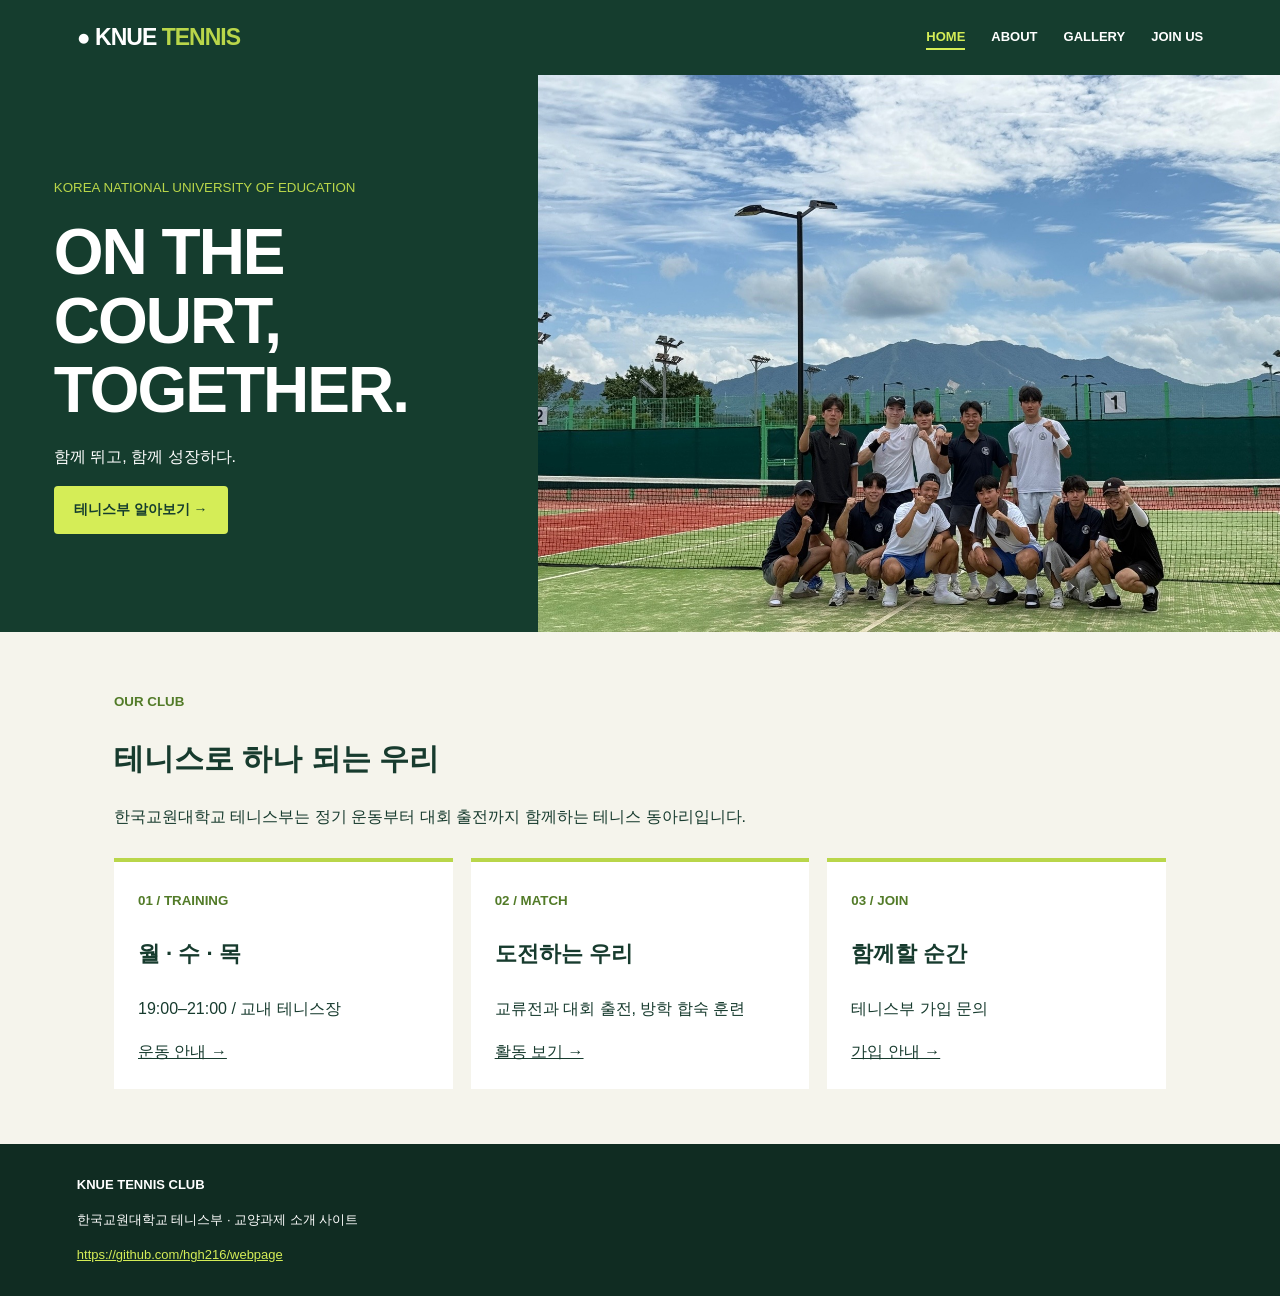
<file: index.html>
<!doctype html>
<html lang="ko"><head><meta charset="utf-8"><meta name="viewport" content="width=device-width, initial-scale=1"><title>홈 | KNUE TENNIS</title><link rel="stylesheet" href="style.css"><script src="script.js" defer></script></head><body>
<!-- 공통 상단 메뉴 --><header><a class="brand" href="index.html">● KNUE <span>TENNIS</span></a><button id="menu" aria-expanded="false" aria-controls="nav">메뉴 ☰</button><nav id="nav"><a href="index.html" aria-current=page>HOME</a><a href="about.html" >ABOUT</a><a href="gallery.html" >GALLERY</a><a href="join.html" >JOIN US</a></nav></header>
<main><section class="hero"><img src="team.jpg" alt="대회에 참가한 테니스부 단체 사진"><div class="hero-text"><small>KOREA NATIONAL UNIVERSITY OF EDUCATION</small><h1>ON THE COURT,<br>TOGETHER.</h1><p>함께 뛰고, 함께 성장하다.</p><a class="cta" href="about.html">테니스부 알아보기 →</a></div></section><section class="wrap"><small>OUR CLUB</small><h2>테니스로 하나 되는 우리</h2><p>한국교원대학교 테니스부는 정기 운동부터 대회 출전까지 함께하는 테니스 동아리입니다.</p><div class="cards"><article><small>01 / TRAINING</small><h3>월 · 수 · 목</h3><p>19:00–21:00 / 교내 테니스장</p><a href="about.html">운동 안내 →</a></article><article><small>02 / MATCH</small><h3>도전하는 우리</h3><p>교류전과 대회 출전, 방학 합숙 훈련</p><a href="gallery.html">활동 보기 →</a></article><article><small>03 / JOIN</small><h3>함께할 순간</h3><p>테니스부 가입 문의</p><a href="join.html">가입 안내 →</a></article></div></section></main>
<!-- 공통 하단 및 과제용 저장소 주소 --><footer><strong>KNUE TENNIS CLUB</strong><p>한국교원대학교 테니스부 · 교양과제 소개 사이트</p><a href="https://github.com/hgh216/webpage">https://github.com/hgh216/webpage</a></footer></body></html>
</file>
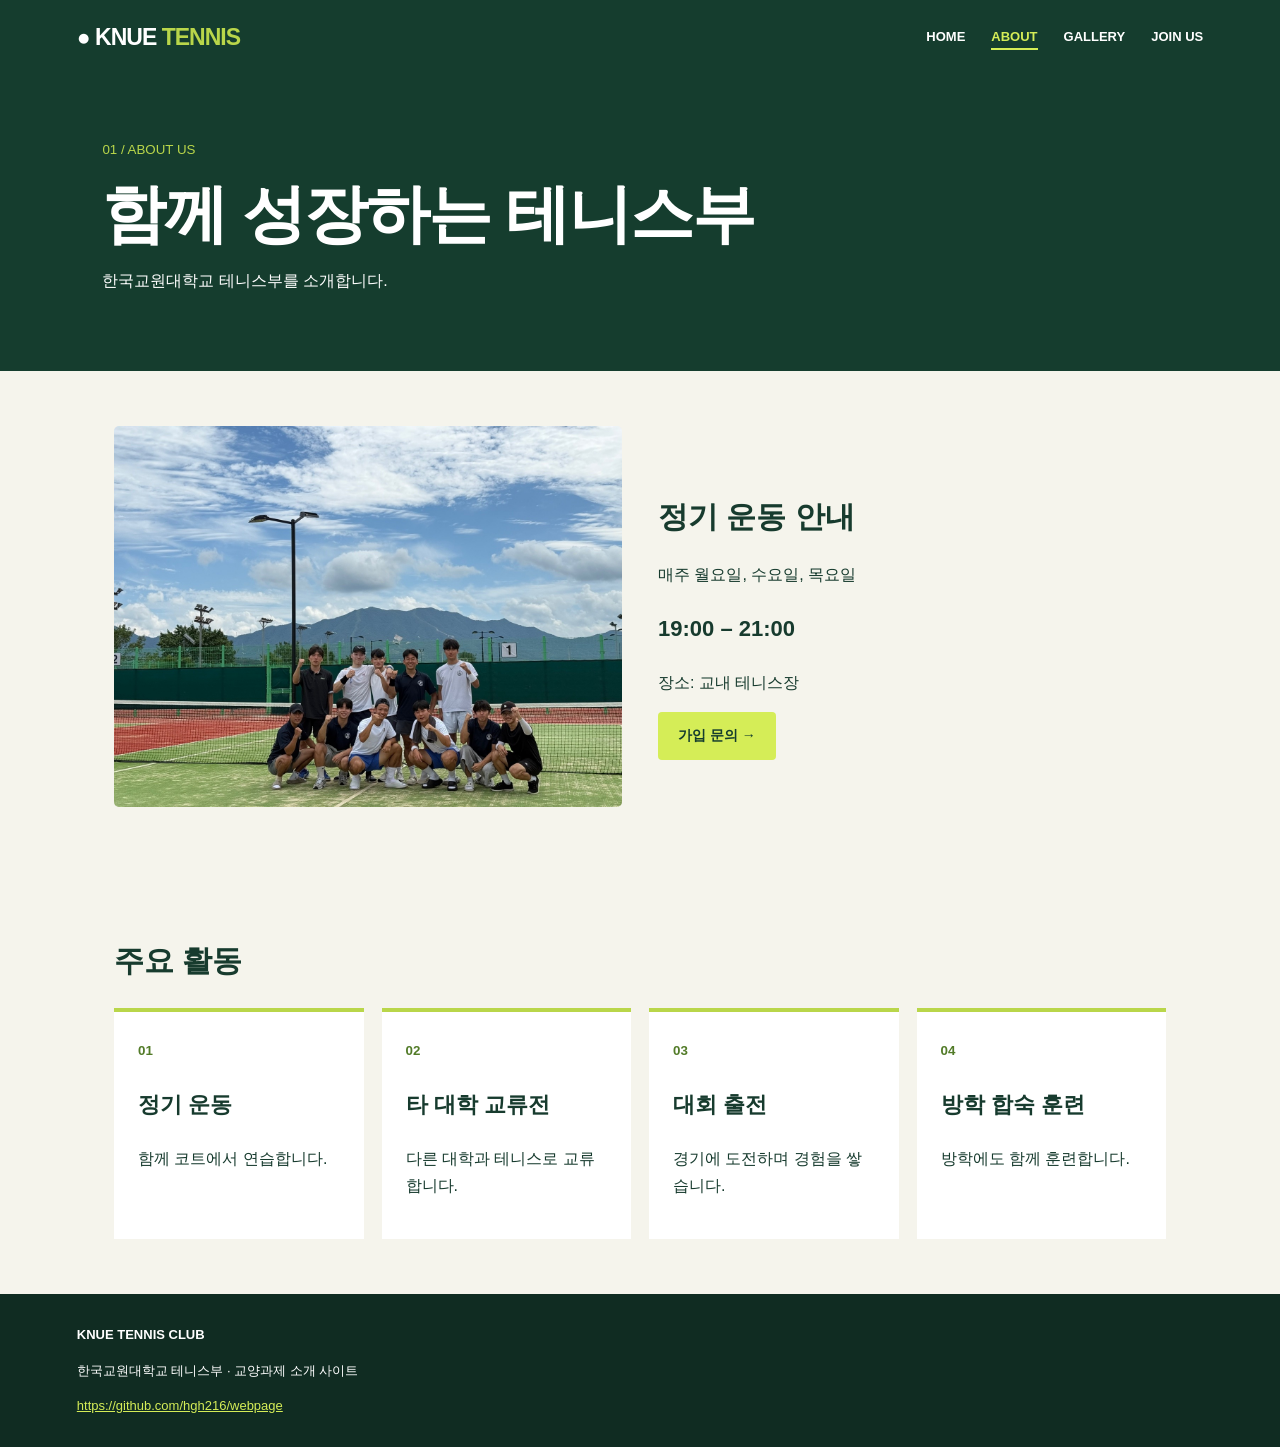
<file: about.html>
<!doctype html>
<html lang="ko"><head><meta charset="utf-8"><meta name="viewport" content="width=device-width, initial-scale=1"><title>소개 | KNUE TENNIS</title><link rel="stylesheet" href="style.css"><script src="script.js" defer></script></head><body>
<!-- 공통 상단 메뉴 --><header><a class="brand" href="index.html">● KNUE <span>TENNIS</span></a><button id="menu" aria-expanded="false" aria-controls="nav">메뉴 ☰</button><nav id="nav"><a href="index.html" >HOME</a><a href="about.html" aria-current=page>ABOUT</a><a href="gallery.html" >GALLERY</a><a href="join.html" >JOIN US</a></nav></header>
<main><section class="intro"><small>01 / ABOUT US</small><h1>함께 성장하는 테니스부</h1><p>한국교원대학교 테니스부를 소개합니다.</p></section><section class="wrap split"><img class="photo" src="team.jpg" alt="대회 참가 단체 사진"><div><h2>정기 운동 안내</h2><p>매주 월요일, 수요일, 목요일</p><h3>19:00 – 21:00</h3><p>장소: 교내 테니스장</p><a class="cta" href="join.html">가입 문의 →</a></div></section><section class="wrap"><h2>주요 활동</h2><div class="cards four"><article><small>01</small><h3>정기 운동</h3><p>함께 코트에서 연습합니다.</p></article><article><small>02</small><h3>타 대학 교류전</h3><p>다른 대학과 테니스로 교류합니다.</p></article><article><small>03</small><h3>대회 출전</h3><p>경기에 도전하며 경험을 쌓습니다.</p></article><article><small>04</small><h3>방학 합숙 훈련</h3><p>방학에도 함께 훈련합니다.</p></article></div></section></main>
<!-- 공통 하단 및 과제용 저장소 주소 --><footer><strong>KNUE TENNIS CLUB</strong><p>한국교원대학교 테니스부 · 교양과제 소개 사이트</p><a href="https://github.com/hgh216/webpage">https://github.com/hgh216/webpage</a></footer></body></html>
</file>
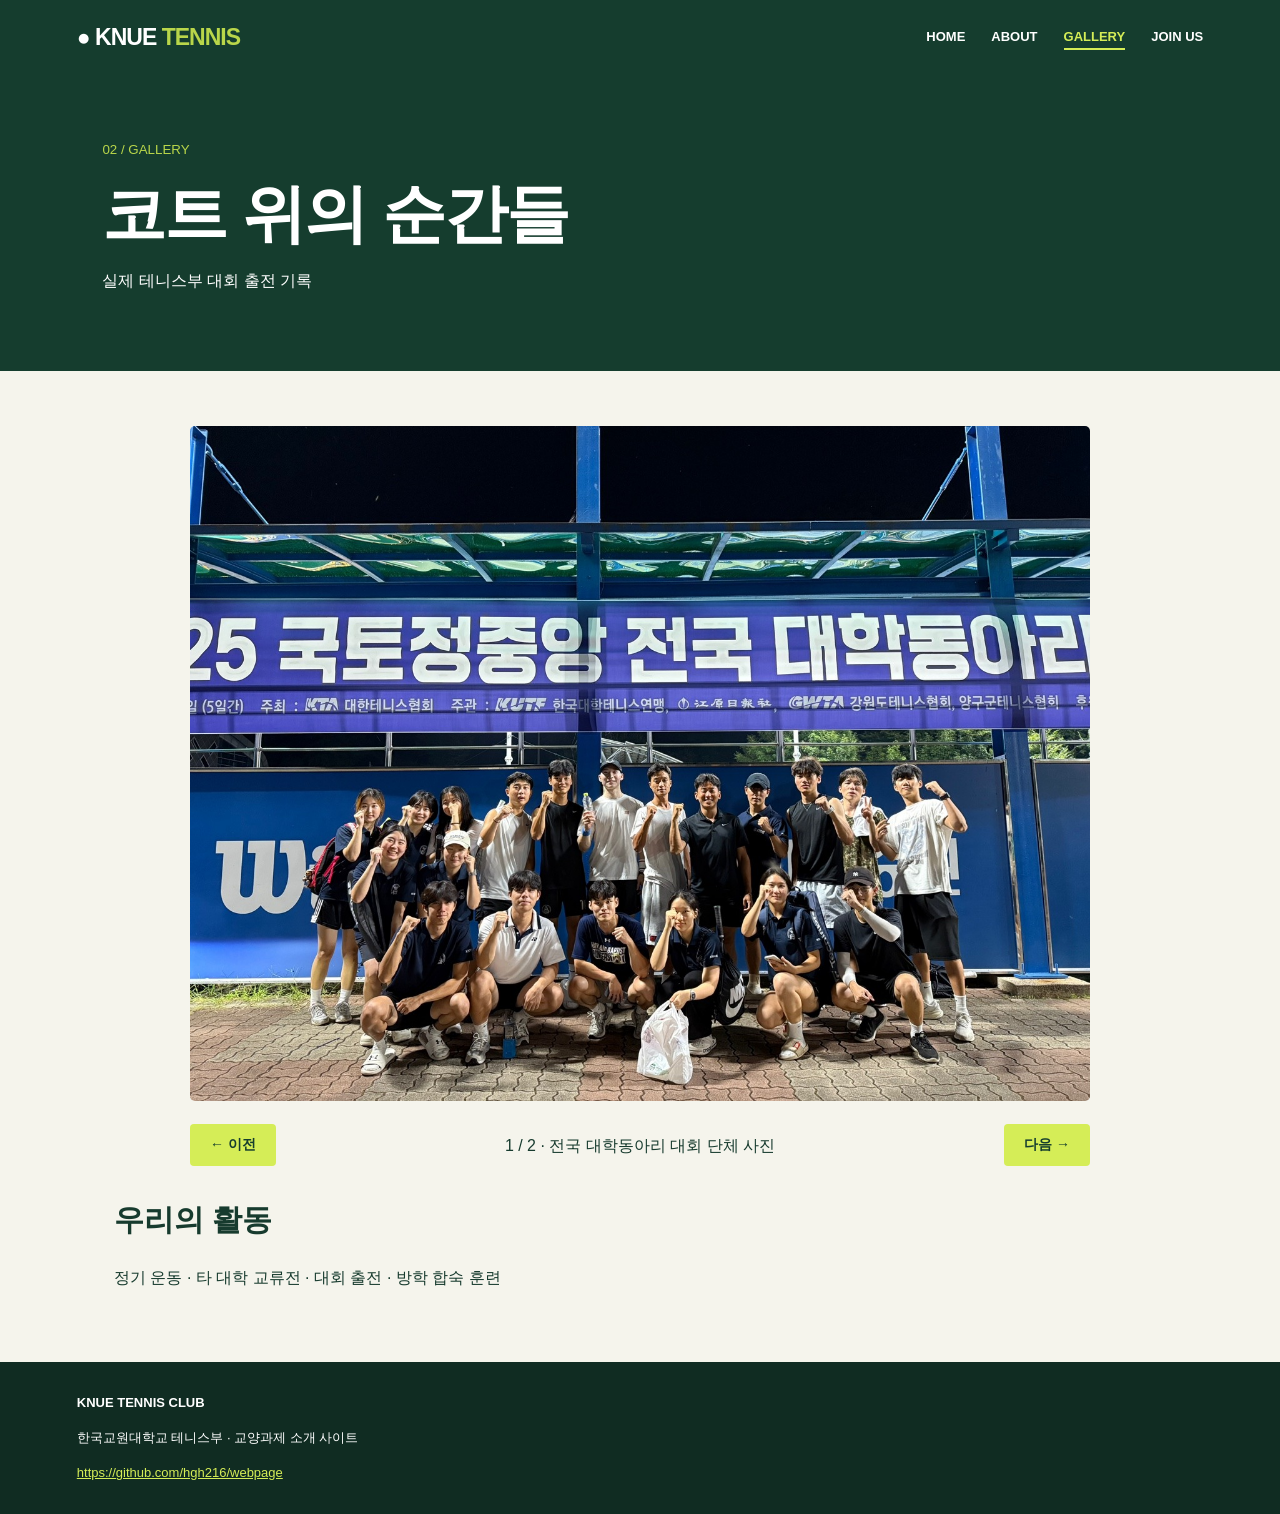
<file: gallery.html>
<!doctype html>
<html lang="ko"><head><meta charset="utf-8"><meta name="viewport" content="width=device-width, initial-scale=1"><title>활동 갤러리 | KNUE TENNIS</title><link rel="stylesheet" href="style.css"><script src="script.js" defer></script></head><body>
<!-- 공통 상단 메뉴 --><header><a class="brand" href="index.html">● KNUE <span>TENNIS</span></a><button id="menu" aria-expanded="false" aria-controls="nav">메뉴 ☰</button><nav id="nav"><a href="index.html" >HOME</a><a href="about.html" >ABOUT</a><a href="gallery.html" aria-current=page>GALLERY</a><a href="join.html" >JOIN US</a></nav></header>
<main><section class="intro"><small>02 / GALLERY</small><h1>코트 위의 순간들</h1><p>실제 테니스부 대회 출전 기록</p></section><section class="wrap"><div class="gallery"><img id="gallery-image" class="photo" src="competition.jpg" alt="전국 대학동아리 대회 단체 사진"><div class="controls"><button id="prev">← 이전</button><p id="caption" aria-live="polite">1 / 2 · 전국 대학동아리 대회 단체 사진</p><button id="next">다음 →</button></div></div><h2>우리의 활동</h2><p>정기 운동 · 타 대학 교류전 · 대회 출전 · 방학 합숙 훈련</p></section></main>
<!-- 공통 하단 및 과제용 저장소 주소 --><footer><strong>KNUE TENNIS CLUB</strong><p>한국교원대학교 테니스부 · 교양과제 소개 사이트</p><a href="https://github.com/hgh216/webpage">https://github.com/hgh216/webpage</a></footer></body></html>
</file>
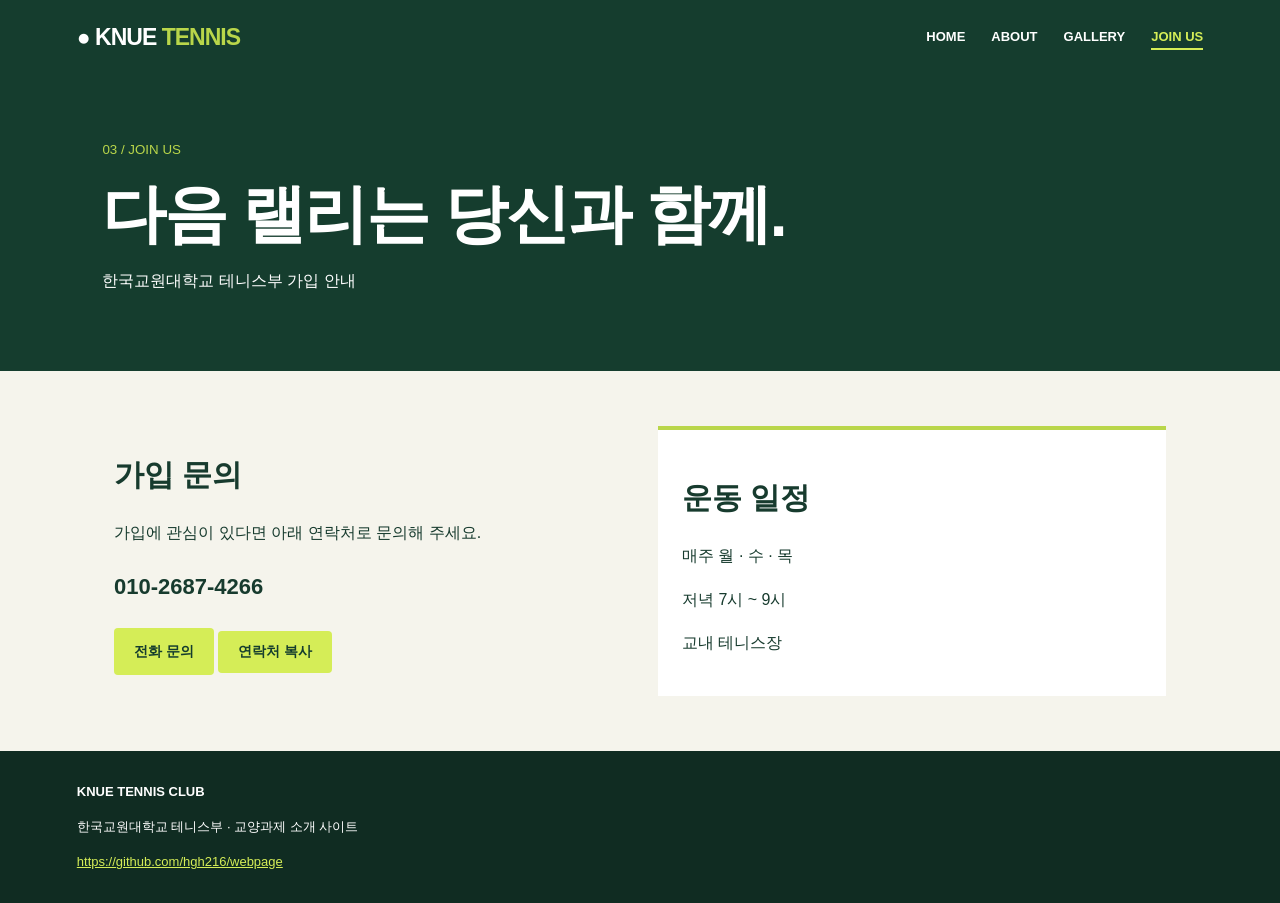
<file: join.html>
<!doctype html>
<html lang="ko"><head><meta charset="utf-8"><meta name="viewport" content="width=device-width, initial-scale=1"><title>가입 안내 | KNUE TENNIS</title><link rel="stylesheet" href="style.css"><script src="script.js" defer></script></head><body>
<!-- 공통 상단 메뉴 --><header><a class="brand" href="index.html">● KNUE <span>TENNIS</span></a><button id="menu" aria-expanded="false" aria-controls="nav">메뉴 ☰</button><nav id="nav"><a href="index.html" >HOME</a><a href="about.html" >ABOUT</a><a href="gallery.html" >GALLERY</a><a href="join.html" aria-current=page>JOIN US</a></nav></header>
<main><section class="intro"><small>03 / JOIN US</small><h1>다음 랠리는 당신과 함께.</h1><p>한국교원대학교 테니스부 가입 안내</p></section><section class="wrap split"><div><h2>가입 문의</h2><p>가입에 관심이 있다면 아래 연락처로 문의해 주세요.</p><h3>010-2687-4266</h3><a class="cta" href="tel:01026874266">전화 문의</a> <button id="copy">연락처 복사</button><p id="copy-status" aria-live="polite"></p></div><article><h2>운동 일정</h2><p>매주 월 · 수 · 목</p><p>저녁 7시 ~ 9시</p><p>교내 테니스장</p></article></section></main>
<!-- 공통 하단 및 과제용 저장소 주소 --><footer><strong>KNUE TENNIS CLUB</strong><p>한국교원대학교 테니스부 · 교양과제 소개 사이트</p><a href="https://github.com/hgh216/webpage">https://github.com/hgh216/webpage</a></footer></body></html>
</file>
<file: style.css>
/* 공통 디자인과 모바일 화면 설정 */
*{box-sizing:border-box}body{margin:0;background:#f5f4ec;color:#173b2e;font-family:Arial,"Malgun Gothic",sans-serif;line-height:1.7}header{display:flex;justify-content:space-between;align-items:center;padding:18px 6%;background:#153d2e;color:white;gap:20px}a{color:inherit}header a{text-decoration:none}.brand{font-weight:900;font-size:23px;letter-spacing:-1px}.brand span,small{color:#b9d64a}nav{display:flex;gap:26px;font-size:13px;font-weight:bold}nav a[aria-current]{color:#d5ed57;border-bottom:2px solid}#menu{display:none}.hero{position:relative;background:#153d2e;color:white;display:grid;grid-template-columns:42% 58%;align-items:stretch}.hero img{width:100%;height:100%;object-fit:cover;grid-column:2;grid-row:1}.hero-text{grid-column:1;grid-row:1;padding:65px 10%;align-self:center}h1{font-size:clamp(32px,5vw,70px);line-height:1.08;letter-spacing:-2px;margin:18px 0}h2{font-size:30px;line-height:1.3}h3{font-size:22px}.cta,button{display:inline-block;background:#d5ed57;color:#153d2e;padding:12px 20px;border:0;border-radius:4px;text-decoration:none;font-weight:bold;cursor:pointer;font-size:14px}.wrap{max-width:1180px;margin:auto;padding:55px 5%}.wrap small{color:#527b28;font-weight:bold}.cards{display:grid;grid-template-columns:repeat(3,1fr);gap:18px;margin-top:28px}.four{grid-template-columns:repeat(4,1fr)}article{background:white;border-top:4px solid #b9d64a;padding:24px}.intro{background:#153d2e;color:white;padding:60px 8%}.split{display:grid;grid-template-columns:1fr 1fr;gap:36px;align-items:center}.photo{width:100%;height:auto;display:block;border-radius:5px}.gallery{max-width:900px;margin:auto}.controls{display:flex;align-items:center;justify-content:space-between;gap:10px;margin:15px 0}.controls p{text-align:center}footer{background:#102c22;color:white;padding:30px 6%;font-size:13px;overflow-wrap:anywhere}footer a{color:#d5ed57}a:focus-visible,button:focus-visible{outline:3px solid #e4a42b;outline-offset:4px}@media(max-width:700px){header{flex-wrap:wrap}#menu{display:block}nav{display:none;width:100%;flex-direction:column;gap:12px}nav.open{display:flex}.hero{display:flex;flex-direction:column}.hero-text{order:-1;padding:35px 6%}.hero img{height:auto}.cards,.four,.split{grid-template-columns:1fr}.wrap{padding:32px 6%}.controls button{padding:9px}.controls p{font-size:12px}}
</file>
